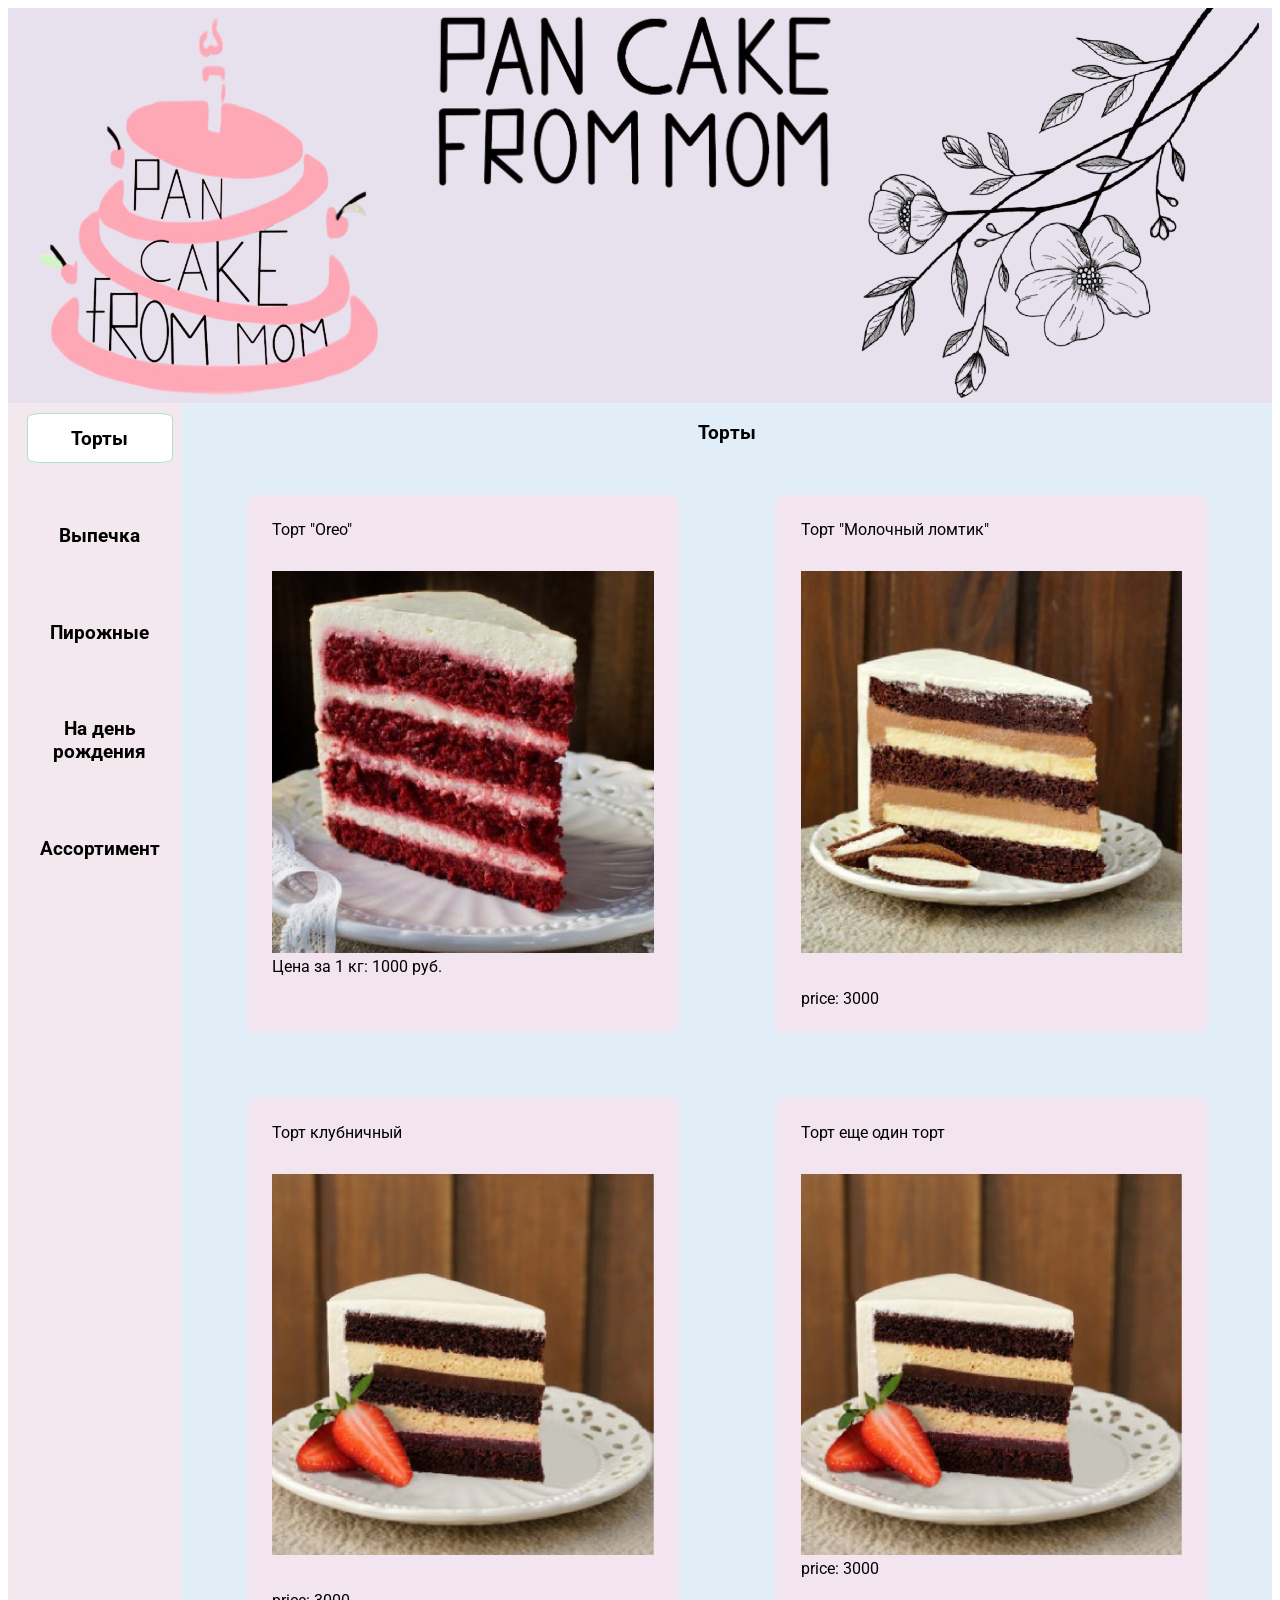
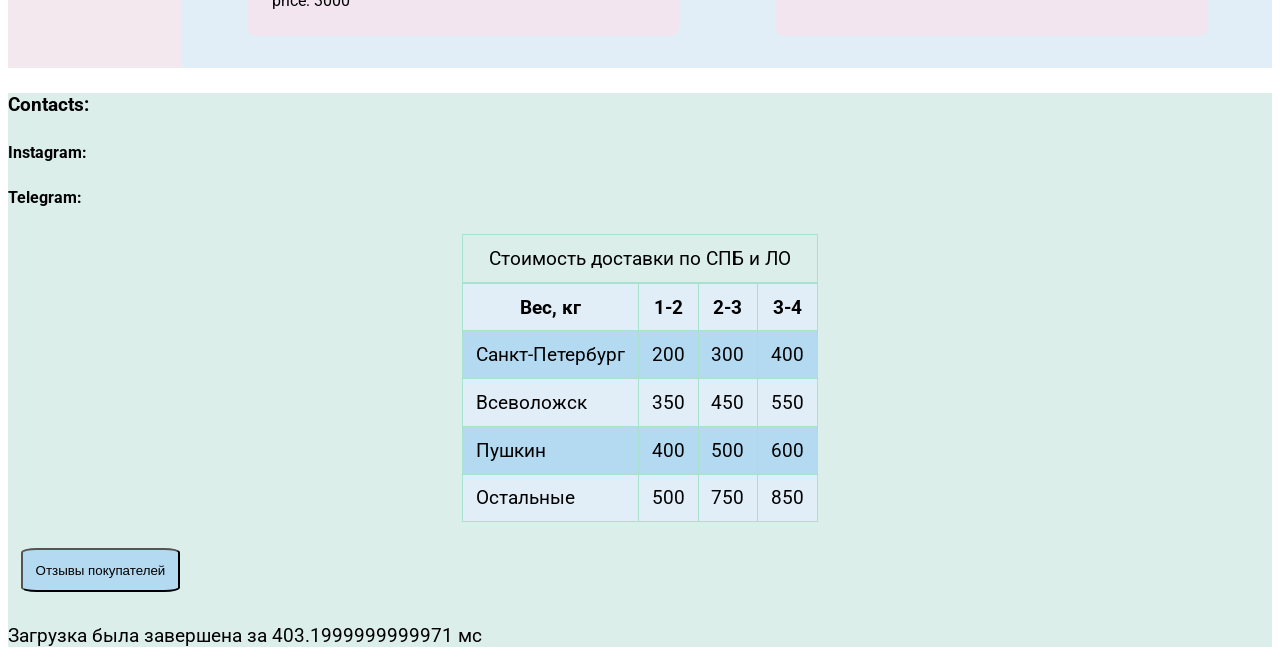
<file: Pancakes/src/main/resources/frontend/index.html>
<!doctype html>
<html lang="ru">
<head>
    <meta charset="UTF-8">
    <title>Cakes</title>
    <link rel="icon" href="images/logo.svg" type="image/svg">
    <link rel="stylesheet" type="text/css" href="styles.css">
    <link rel="preconnect" href="https://fonts.googleapis.com">
    <link rel="preconnect" href="https://fonts.gstatic.com" crossorigin>
    <link href="https://fonts.googleapis.com/css2?family=Lato:wght@100;400&family=Montserrat:wght@100&family=Roboto:wght@100;300;400;500;700;900&display=swap" rel="stylesheet">
    <link rel="preconnect" href="https://fonts.googleapis.com">
    <link rel="preconnect" href="https://fonts.gstatic.com" crossorigin>
    <script src="scripts/loadTimeScript.js"></script>
    <meta name="viewport" content="width=device-width, initial-scale=1" />
</head>
<body>
    <header>
        <img class="cakeLogo" src="images/logo.svg">
        <img class="name" src="images/name.svg">
        <img class="flower" src="images/flow.svg">

    </header>

    <main>
        <nav>
            <a href="index.html">Торты</a>
            <a href = "bakery.html">Выпечка</a>
            <a href = "pancakes.html">Пирожные</a>
            <a href = "birthday.html">На день рождения</a>
            <a href = "assortment.html">Ассортимент</a>
        </nav>
        <script src="scripts/navigationBehavior.js"></script>
        <div class="content">
            <h3>Торты</h3>
            <div class = "items">
                <div class = "item">
                    <span>Торт "Oreo"</span>
                    <p></p>
                    <div class="wrapper">
                        <img id="red-velvet" src="images/red-velvet.svg" alt="red-violet">
                    </div>


                    <span>Цена за 1 кг: 1000 руб.</span>
                </div>

                <div class = "item">
                    <span>Торт "Молочный ломтик"</span>
                    <p></p>
                    <div class="wrapper">
                        <img id="milk-slice" src="images/milk-slice.svg" alt="milk-slice">
                    </div>
                    <p></p>

                    <span>price: 3000</span>
                </div>

                <div class = "item">
                    <span>Торт клубничный</span>
                    <p></p>
                    <div class = "wrapper">
                        <img id="strawberry" src="images/strawberry.svg" alt="strawberry">
                    </div>
                    <p></p>

                    <span>price: 3000</span>
                </div>

                <div class = "item">
                    <span>Торт еще один торт</span>
                    <p></p>
                    <div class = "wrapper">
                        <img id="strawberry1" src="images/strawberry.svg" alt="strawberry">
                    </div>


                    <span>price: 3000</span>
                </div>
            </div>
        </div>

    </main>

    <footer>
        <h4>Contacts: </h4>
        <h5>Instagram: </h5>
        <h5>Telegram: </h5>
        <table>
            <caption>
                Стоимость доставки по СПБ и ЛО
            </caption>

            <tr>
                <th>Вес, кг</th>
                <th>1-2</th>
                <th>2-3</th>
                <th>3-4</th>
            </tr>
            <tr>
                <td>Санкт-Петербург</td>
                <td>200</td>
                <td>300</td>
                <td>400</td>
            </tr>
            <tr>
                <td>Всеволожск</td>
                <td>350</td>
                <td>450</td>
                <td>550</td>
            </tr>
            <tr>
                <td class="push">Пушкин</td>
                <td>400</td>
                <td>500</td>
                <td>600</td>
            </tr>
            <tr>
                <td>Остальные</td>
                <td>500</td>
                <td>750</td>
                <td>850</td>

            </tr>
        </table>
        <div class="reviews">
            <span class="loader"></span>
            <button class="footerReviews" onclick="buttonClicked(this)">Отзывы покупателей</button>
            <script src="scripts/download.js"></script>
        </div>
    </footer>
</body>
</html>
</file>
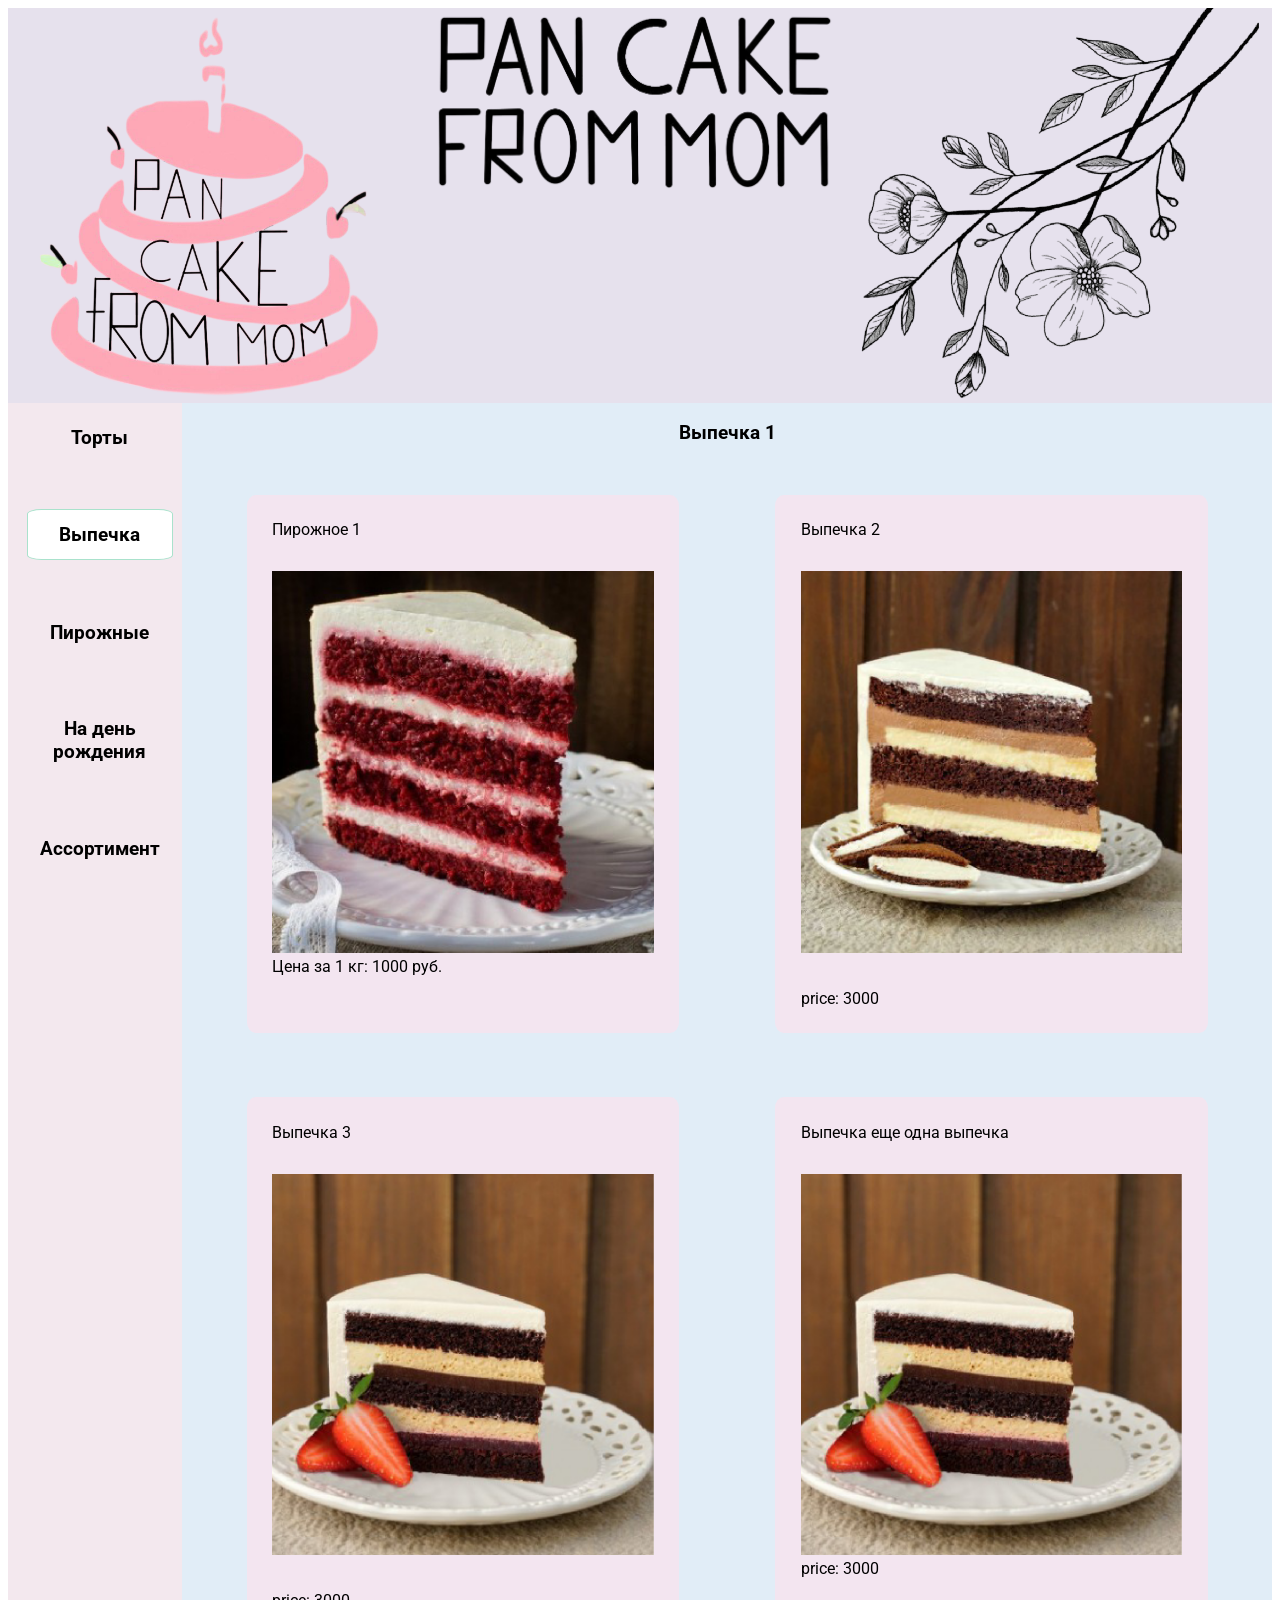
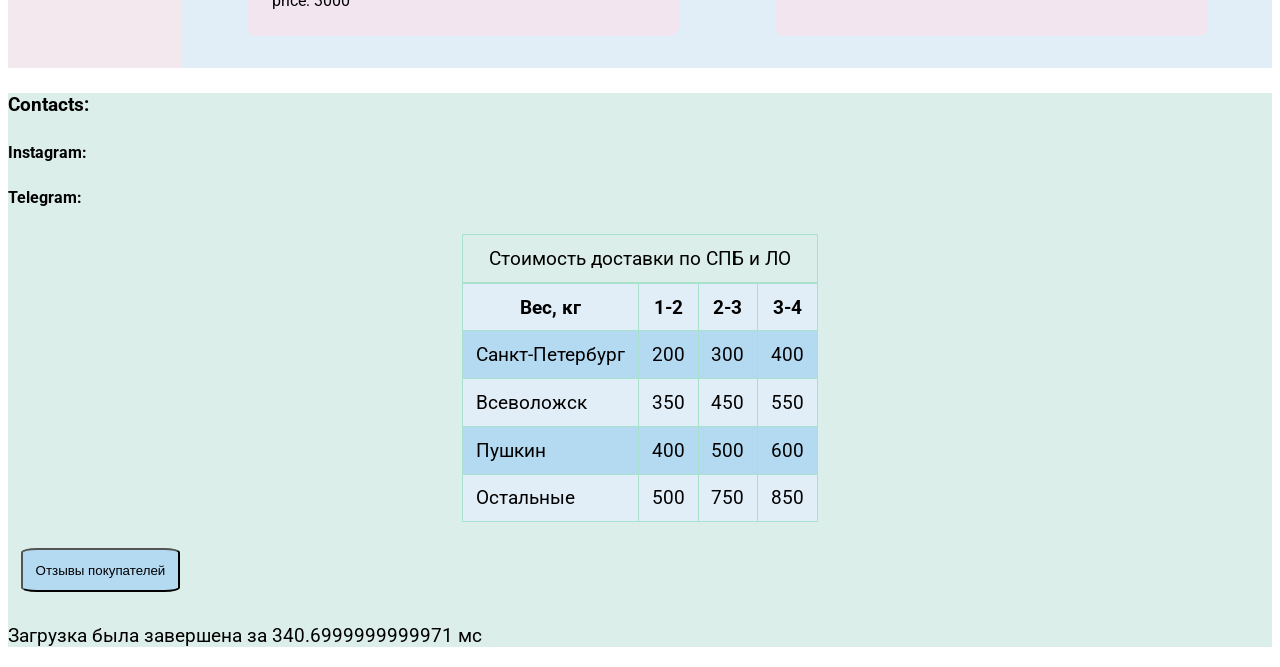
<file: Pancakes/src/main/resources/frontend/bakery.html>
<!doctype html>
<html lang="ru">
<head>
    <meta charset="UTF-8">
    <title>Cakes</title>
    <link rel="icon" href="images/logo.svg" type="image/svg">
    <link rel="stylesheet" type="text/css" href="styles.css">
    <link rel="preconnect" href="https://fonts.googleapis.com">
    <link rel="preconnect" href="https://fonts.gstatic.com" crossorigin>
    <link href="https://fonts.googleapis.com/css2?family=Lato:wght@100;400&family=Montserrat:wght@100&family=Roboto:wght@100;300;400;500;700;900&display=swap" rel="stylesheet">
    <link rel="preconnect" href="https://fonts.googleapis.com">
    <link rel="preconnect" href="https://fonts.gstatic.com" crossorigin>
    <script src="scripts/loadTimeScript.js"></script>
</head>
<body>
    <header>
        <img class="cakeLogo" src="images/logo.svg">
        <img class="name" src="images/name.svg">
        <img class="flower" src="images/flow.svg">
    </header>

    <main>
        <nav>
            <a href="index.html">Торты</a>
            <a href = "bakery.html">Выпечка</a>
            <a href = "pancakes.html">Пирожные</a>
            <a href = "birthday.html">На день рождения</a>
            <a href = "assortment.html">Ассортимент</a>
        </nav>
        <script src="scripts/navigationBehavior.js"></script>
        <div class="content">
            <h3>Выпечка 1</h3>
            <div class = "items">
                <div class = "item">
                    <span>Пирожное 1</span>
                    <p></p>
                    <div class="wrapper">
                        <img id="red-velvet" src="images/red-velvet.svg" alt="red-violet">
                    </div>


                    <span>Цена за 1 кг: 1000 руб.</span>
                </div>

                <div class = "item">
                    <span>Выпечка 2</span>
                    <p></p>
                    <div class="wrapper">
                        <img id="milk-slice" src="images/milk-slice.svg" alt="milk-slice">
                    </div>
                    <p></p>

                    <span>price: 3000</span>
                </div>

                <div class = "item">
                    <span>Выпечка 3</span>
                    <p></p>
                    <div class = "wrapper">
                        <img id="strawberry" src="images/strawberry.svg" alt="strawberry">
                    </div>
                    <p></p>

                    <span>price: 3000</span>
                </div>

                <div class = "item">
                    <span>Выпечка еще одна выпечка</span>
                    <p></p>
                    <div class = "wrapper">
                        <img id="strawberry1" src="images/strawberry.svg" alt="strawberry">
                    </div>


                    <span>price: 3000</span>
                </div>
            </div>
        </div>

    </main>

    <footer>
        <h4>Contacts: </h4>
        <h5>Instagram: </h5>
        <h5>Telegram: </h5>
        <table>
            <caption>
                Стоимость доставки по СПБ и ЛО
            </caption>

            <tr>
                <th>Вес, кг</th>
                <th>1-2</th>
                <th>2-3</th>
                <th>3-4</th>
            </tr>
            <tr>
                <td>Санкт-Петербург</td>
                <td>200</td>
                <td>300</td>
                <td>400</td>
            </tr>
            <tr>
                <td>Всеволожск</td>
                <td>350</td>
                <td>450</td>
                <td>550</td>
            </tr>
            <tr>
                <td>Пушкин</td>
                <td>400</td>
                <td>500</td>
                <td>600</td>
            </tr>
            <tr>
                <td>Остальные</td>
                <td>500</td>
                <td>750</td>
                <td>850</td>

            </tr>
        </table>


        <div class="reviews">
            <span class="loader"></span>
            <button class="footerReviews" onclick="buttonClicked(this)">Отзывы покупателей</button>
            <script src="scripts/download.js"></script>
        </div>
    </footer>
</body>
</html>
</file>
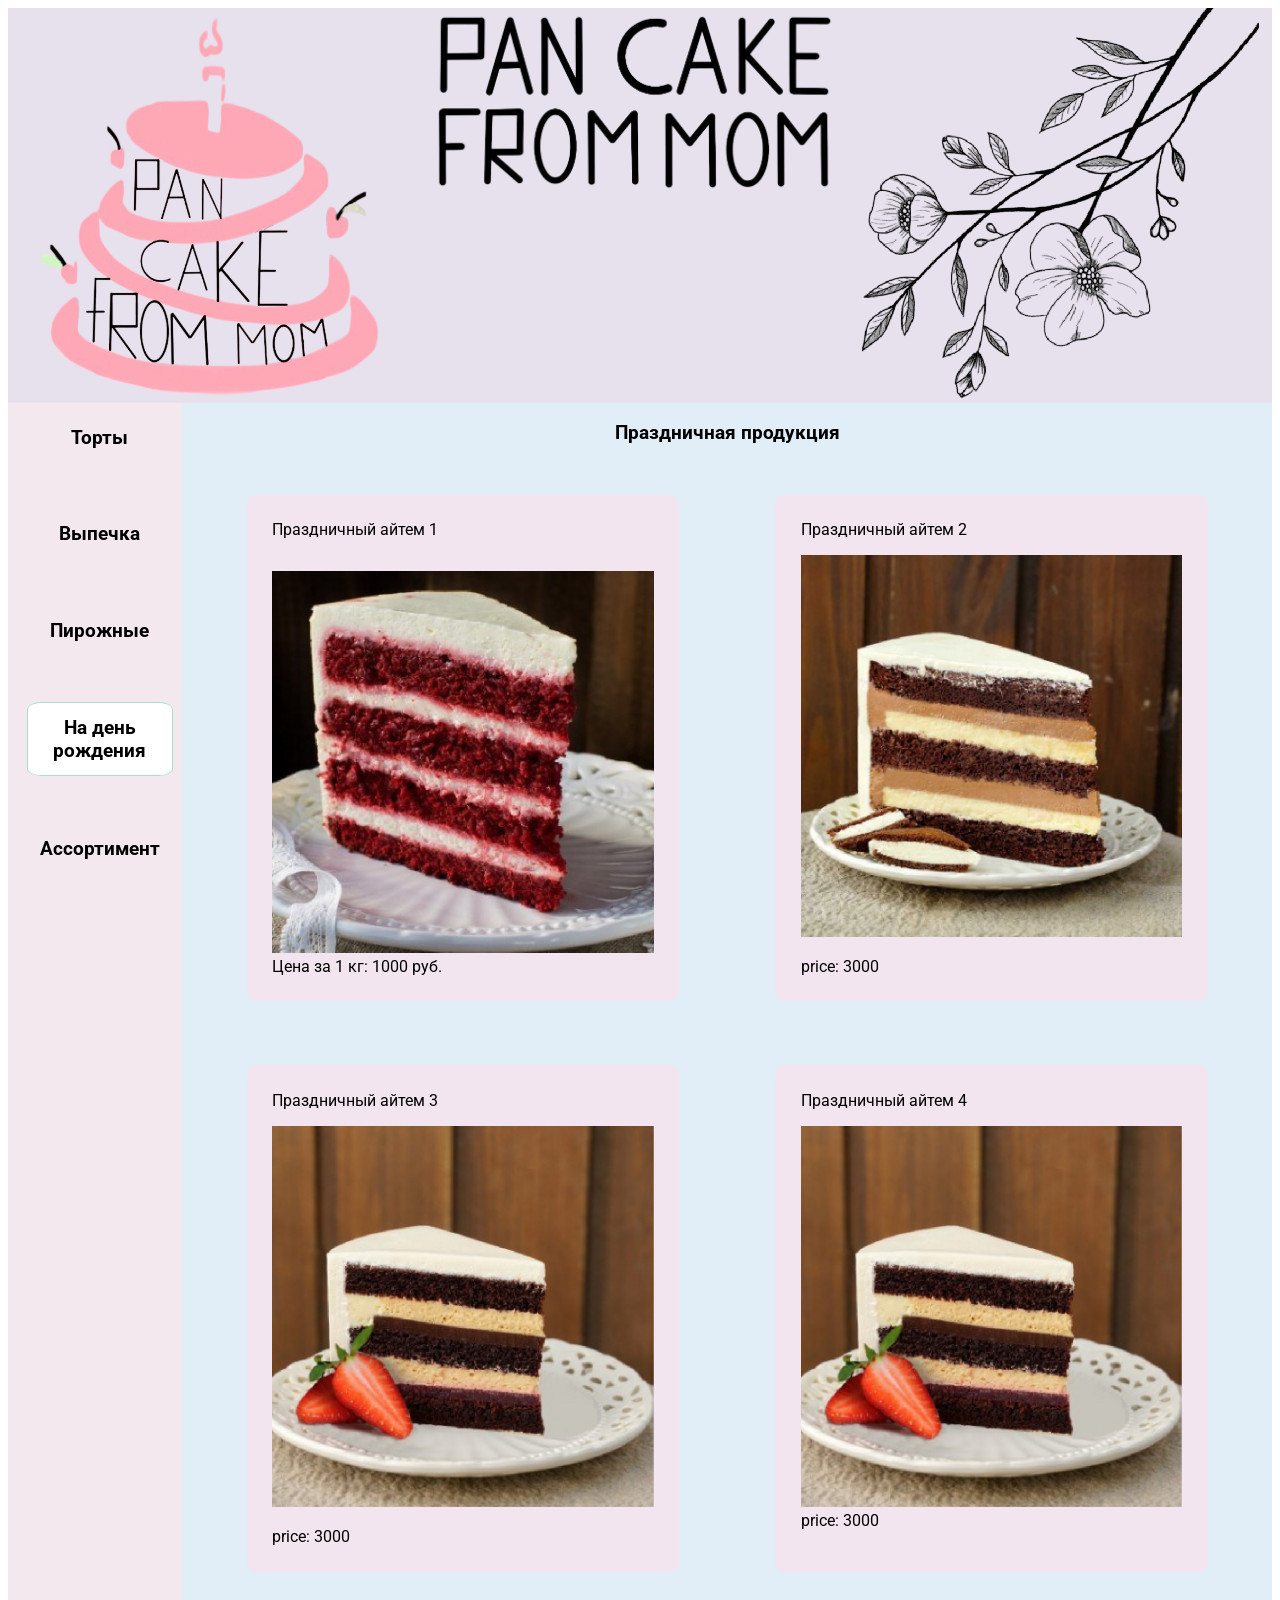
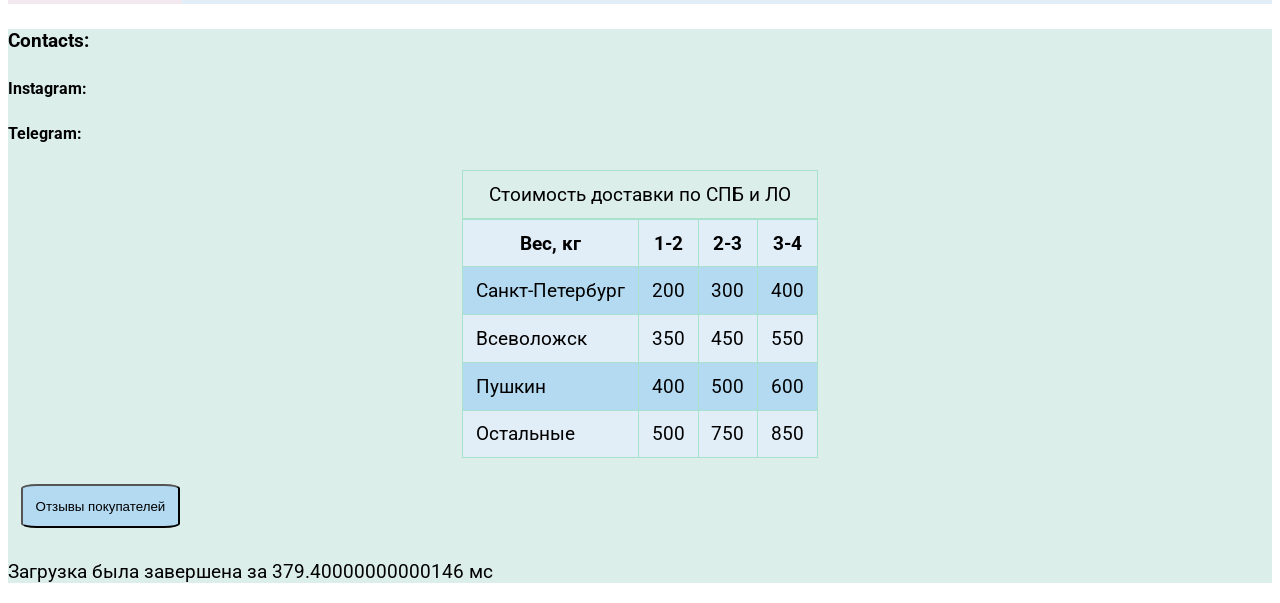
<file: Pancakes/src/main/resources/frontend/birthday.html>
<!doctype html>
<html lang="ru">
<head>
    <meta charset="UTF-8">
    <title>Cakes</title>
    <link rel="icon" href="images/logo.svg" type="image/svg">
    <link rel="stylesheet" type="text/css" href="styles.css">
    <link rel="preconnect" href="https://fonts.googleapis.com">
    <link rel="preconnect" href="https://fonts.gstatic.com" crossorigin>
    <link href="https://fonts.googleapis.com/css2?family=Lato:wght@100;400&family=Montserrat:wght@100&family=Roboto:wght@100;300;400;500;700;900&display=swap" rel="stylesheet">
    <link rel="preconnect" href="https://fonts.googleapis.com">
    <link rel="preconnect" href="https://fonts.gstatic.com" crossorigin>
    <script src="scripts/loadTimeScript.js"></script>
</head>
<body>
<header>
    <img class="cakeLogo" src="images/logo.svg">
    <img class="name" src="images/name.svg">
    <img class="flower" src="images/flow.svg">
</header>

<main>
    <nav>
        <a href="index.html">Торты</a>
        <a href = "bakery.html">Выпечка</a>
        <a href = "pancakes.html">Пирожные</a>
        <a href = "birthday.html">На день рождения</a>
        <a href = "assortment.html">Ассортимент</a>
    </nav>
    <script src="scripts/navigationBehavior.js"></script>
    <div class="content">
        <h3>Праздничная продукция</h3>
        <div class = "items">
            <div class = "item">
                <span>Праздничный айтем 1</span>
                <p></p>
                <div class="wrapper">
                    <img id="red-velvet" src="images/red-velvet.svg" alt="red-violet">
                </div>


                <span>Цена за 1 кг: 1000 руб.</span>
            </div>

            <div class = "item">
                <span>Праздничный айтем 2</</span>
                <p></p>
                <div class="wrapper">
                    <img id="milk-slice" src="images/milk-slice.svg" alt="milk-slice">
                </div>
                <p></p>

                <span>price: 3000</span>
            </div>

            <div class = "item">
                <span>Праздничный айтем 3</</span>
                <p></p>
                <div class = "wrapper">
                    <img id="strawberry" src="images/strawberry.svg" alt="strawberry">
                </div>
                <p></p>

                <span>price: 3000</span>
            </div>

            <div class = "item">
                <span>Праздничный айтем 4</</span>
                <p></p>
                <div class = "wrapper">
                    <img id="strawberry1" src="images/strawberry.svg" alt="strawberry">
                </div>


                <span>price: 3000</span>
            </div>
        </div>
    </div>

</main>

<footer>
    <h4>Contacts: </h4>
    <h5>Instagram: </h5>
    <h5>Telegram: </h5>
    <table>
        <caption>
            Стоимость доставки по СПБ и ЛО
        </caption>

        <tr>
            <th>Вес, кг</th>
            <th>1-2</th>
            <th>2-3</th>
            <th>3-4</th>
        </tr>
        <tr>
            <td>Санкт-Петербург</td>
            <td>200</td>
            <td>300</td>
            <td>400</td>
        </tr>
        <tr>
            <td>Всеволожск</td>
            <td>350</td>
            <td>450</td>
            <td>550</td>
        </tr>
        <tr>
            <td>Пушкин</td>
            <td>400</td>
            <td>500</td>
            <td>600</td>
        </tr>
        <tr>
            <td>Остальные</td>
            <td>500</td>
            <td>750</td>
            <td>850</td>

        </tr>
    </table>

    <div class="reviews">
        <span class="loader"></span>
        <button class="footerReviews" onclick="buttonClicked(this)">Отзывы покупателей</button>
        <script src="scripts/download.js"></script>
    </div>
</footer>

</body>
</html>
</file>
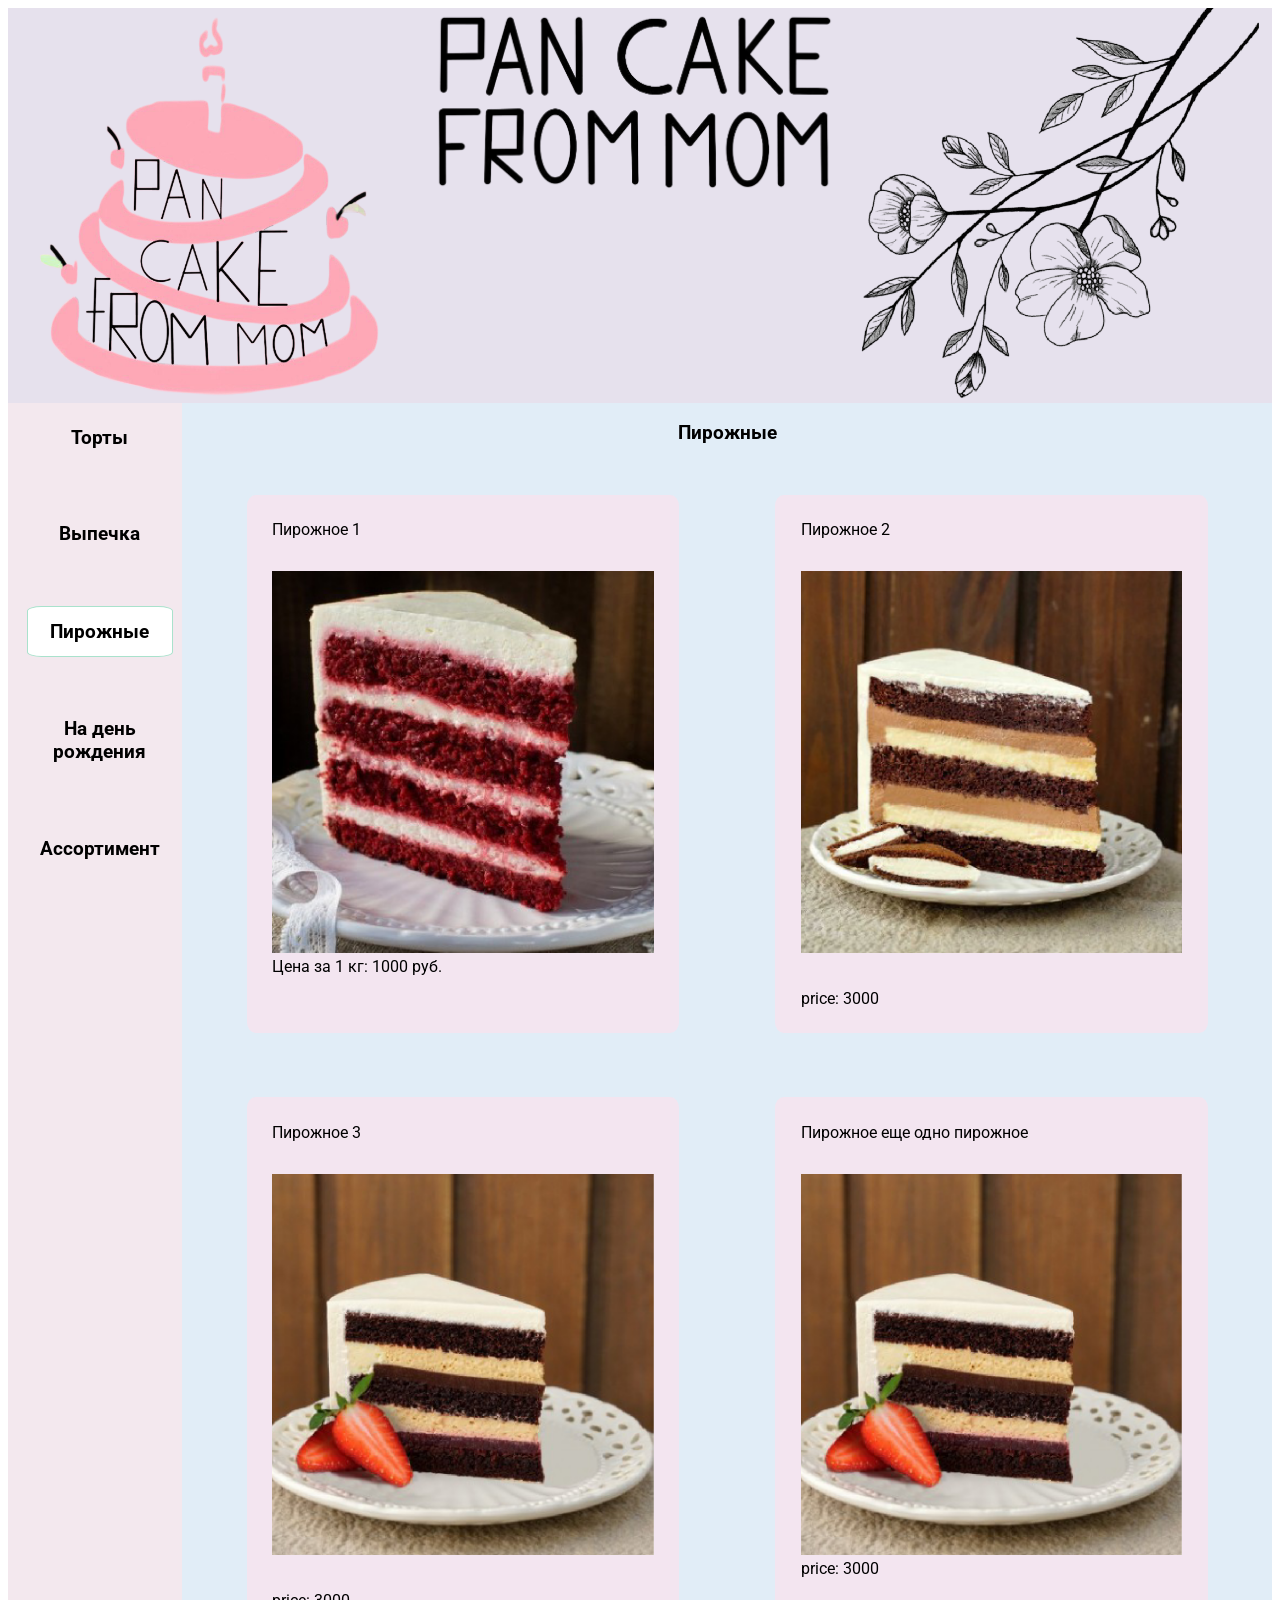
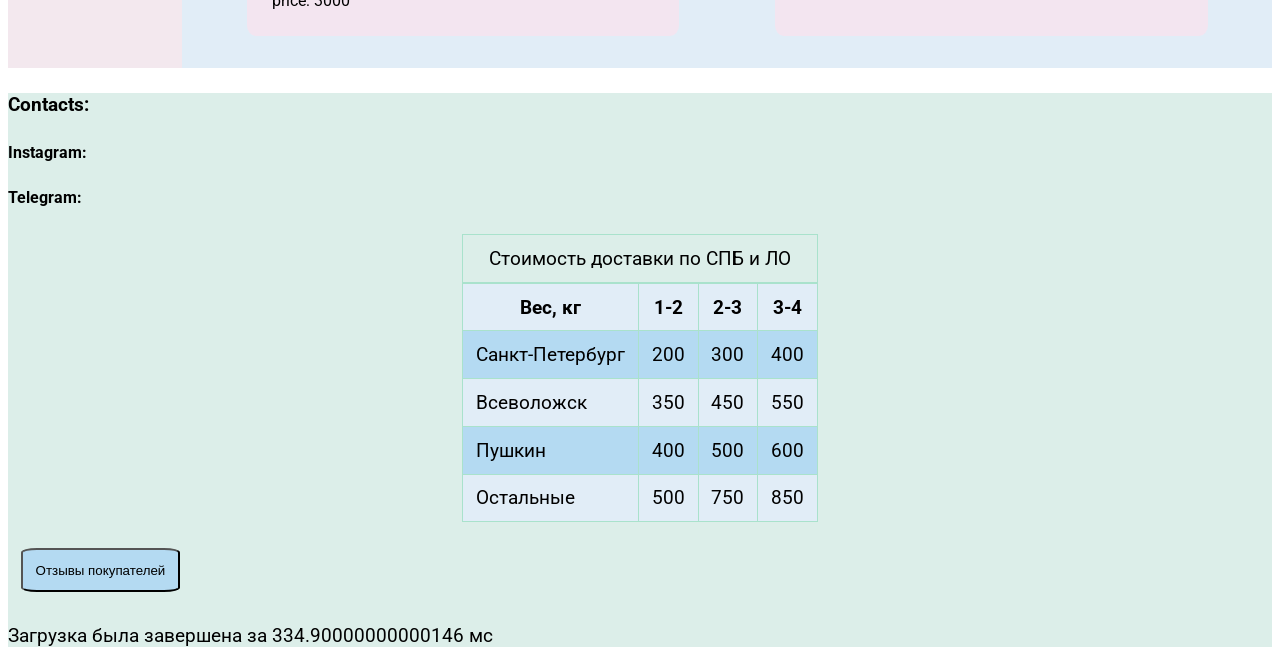
<file: Pancakes/src/main/resources/frontend/pancakes.html>
<!doctype html>
<html lang="ru">
<head>
    <meta charset="UTF-8">
    <title>Cakes</title>
    <link rel="icon" href="images/logo.svg" type="image/svg">
    <link rel="stylesheet" type="text/css" href="styles.css">
    <link rel="preconnect" href="https://fonts.googleapis.com">
    <link rel="preconnect" href="https://fonts.gstatic.com" crossorigin>
    <link href="https://fonts.googleapis.com/css2?family=Lato:wght@100;400&family=Montserrat:wght@100&family=Roboto:wght@100;300;400;500;700;900&display=swap" rel="stylesheet">
    <link rel="preconnect" href="https://fonts.googleapis.com">
    <link rel="preconnect" href="https://fonts.gstatic.com" crossorigin>
    <script src="scripts/loadTimeScript.js"></script>
</head>
<body>
<header>
    <img class="cakeLogo" src="images/logo.svg">
    <img class="name" src="images/name.svg">
    <img class="flower" src="images/flow.svg">
</header>

<main>
    <nav>
        <a href="index.html">Торты</a>
        <a href = "bakery.html">Выпечка</a>
        <a href = "pancakes.html">Пирожные</a>
        <a href = "birthday.html">На день рождения</a>
        <a href = "assortment.html">Ассортимент</a>
    </nav>
    <script src="scripts/navigationBehavior.js"></script>
    <div class="content">
        <h3>Пирожные</h3>
        <div class = "items">
            <div class = "item">
                <span>Пирожное 1</span>
                <p></p>
                <div class="wrapper">
                    <img id="red-velvet" src="images/red-velvet.svg" alt="red-violet">
                </div>


                <span>Цена за 1 кг: 1000 руб.</span>
            </div>

            <div class = "item">
                <span>Пирожное 2</span>
                <p></p>
                <div class="wrapper">
                    <img id="milk-slice" src="images/milk-slice.svg" alt="milk-slice">
                </div>
                <p></p>

                <span>price: 3000</span>
            </div>

            <div class = "item">
                <span>Пирожное 3</span>
                <p></p>
                <div class = "wrapper">
                    <img id="strawberry" src="images/strawberry.svg" alt="strawberry">
                </div>
                <p></p>

                <span>price: 3000</span>
            </div>

            <div class = "item">
                <span>Пирожное еще одно пирожное</span>
                <p></p>
                <div class = "wrapper">
                    <img id="strawberry1" src="images/strawberry.svg" alt="strawberry">
                </div>


                <span>price: 3000</span>
            </div>
        </div>
    </div>

</main>

<footer>
    <h4>Contacts: </h4>
    <h5>Instagram: </h5>
    <h5>Telegram: </h5>
    <table>
        <caption>
            Стоимость доставки по СПБ и ЛО
        </caption>

        <tr>
            <th>Вес, кг</th>
            <th>1-2</th>
            <th>2-3</th>
            <th>3-4</th>
        </tr>
        <tr>
            <td>Санкт-Петербург</td>
            <td>200</td>
            <td>300</td>
            <td>400</td>
        </tr>
        <tr>
            <td>Всеволожск</td>
            <td>350</td>
            <td>450</td>
            <td>550</td>
        </tr>
        <tr>
            <td>Пушкин</td>
            <td>400</td>
            <td>500</td>
            <td>600</td>
        </tr>
        <tr>
            <td>Остальные</td>
            <td>500</td>
            <td>750</td>
            <td>850</td>

        </tr>
    </table>

    <div class="reviews">
        <span class="loader"></span>
        <button class="footerReviews" onclick="buttonClicked(this)">Отзывы покупателей</button>
        <script src="scripts/download.js"></script>
    </div>
</footer>
</body>
</html>
</file>
<file: Pancakes/src/main/resources/frontend/styles.css>
a {
    font-family: Roboto;
    font-weight: bold;
    color: #000;
    text-decoration: none;
    padding: 1vw;
    text-align: center;
}
a:hover {
    background-color: #A9E2CC;
    border-radius: 10%;
    padding: 1vw;
    text-align: center;
}

.active {
    border: 1px solid #A9E2CC;
    background-color: #fff;
    font-weight: bold;
    border-radius: 10%;
    padding: 1vw;
}

/*.reviews {*/
/*    display: flex;*/
/*    flex-direction: column;*/
/*}*/

.footerReviews {

    padding: 1vw;
    margin: 1vw;
    background-color: #B4DAF2;
    border-radius: 10%;
}



.loader {
    display: none;
    width: 2vw;
    height: 2vw;
    border: 5px solid #FFF;
    border-bottom-color: #FF3D00;
    border-radius: 50%;
    /*display: inline-block;*/
    box-sizing: border-box;
    animation: rotation 1s linear infinite;
}

@keyframes rotation {
    0% {
        transform: rotate(0deg);
    }
    100% {
        transform: rotate(360deg);
    }
}




@media screen and (min-width: 700px) {
    main {
        background-color: #E1EDF7;
        display: flex;
        flex-direction: row;
    }
    .content {
        display: flex;
        flex-direction: column;
    }

    ul {

        list-style: none;
    }

    h3 {
        /*width: 100%;*/
        text-align: center;
        font-family: Roboto;
        /*background-color: black;*/
        justify-self: center;
        align-self: center;
    }

    header {
        background-color: #E6E1ED;
        display: flex;
        flex-direction: row;
    }
    .cakeLogo {
        width: 33%;
    }

    .name {
        width: 33%;
        align-self: self-start;
    }

    .flower {
        width: 33%;
    }

    .items {
        font-family: Roboto;
        display: flex;
        flex-direction: row;
        justify-content: space-evenly;
        flex-wrap: wrap;
    }

    img {
        width: 100%;
    }

    .wrapper {
        width: 100%;
    }


    .item {
        /*background-color: #000000;*/
        width: 35%;
        display: flex;
        flex-direction: column;
        border-radius: 2%;
        padding: 2vw;
        /*border: 10em bisque;*/
        margin: 2em;
        background-color: #f3e5f0;
    }


    nav {
        background-color: #F3E8EE;
        width: 20%;
        display: flex;
        flex-direction: column;
        font-size: large;
        font-weight: bold;
        justify-content: flex-start;


    }
    a {
        margin: 0.5em 0.5em 2em 1em;
        font-size: 1.5vw;
        /*width: 100%;*/
    }


    footer {
        background-color: #DCEEE9;
        font-family: Roboto;
        font-size: 1.5vw;
    }
}

@media screen and (min-width: 50px) and (max-width: 699px) {
    main {
        background-color: #E1EDF7;
        display: flex;
        flex-direction: row;
    }

    header {
        background-color: #E6E1ED;
        flex-direction: row;
    }
    .cakeLogo {
        position: fixed;
        visibility: hidden;
        width: 33%;
    }

    .name {
        width: 33%;
        /*align-self: self-start;*/
        display: block;
        margin-left: auto;
        margin-right: auto;
    }

    .flower {
        width: 33%;
        position: absolute;
        visibility: hidden;
    }

    h3 {
        font-family: Roboto;
        /*position: absolute;*/
        width: 100%;
        text-align: center;
        font-size: 4vw;
    }

    .items {
        font-family: Roboto;
        display: flex;
        flex-direction: column;
        margin-left: 0.1vw;
        margin-right: 0.1vw;
    }

    img {
        width: 100%;
        border-radius: 2%;
    }
    .wrapper {
        width: 100%;
        /*padding: 1vw;*/
    }
    .item {
        background-color: #f3e5f0;
        border-radius: 2%;
        display: flex;
        flex-direction: column;
        margin: 1vw 10vw 2vw;
        padding: 2vw;
        font-size: 0.8em;
    }

    ul {
        font-family: sans-serif;
    }


    nav {
        background-color: #F3E8EE;
        width: 40%;
        display: flex;
        flex-direction: column;
        font-size: large;
        font-weight: bold;
        justify-content: flex-start;
    }

    a {
        margin: 0.5em 0.5em 2em 1em;
        font-size: 2.5vw;
        text-align: center;
        /*width: 100%;*/
    }


    footer {
        background-color: #DCEEE9;
        font-family: Roboto;
        font-size: 1.5vw;
    }
}


table {
    border-collapse: collapse;
    line-height: 1.1;
    font-family: Roboto;
    /*background:  radial-gradient(farthest-corner at 50% 50%, white, #DCECF8);*/
    /*color: #0C213B;*/
    margin: 1vw auto;
    /*border-weight: 2px;*/
    border: black;
}
th {
    border: 1px solid #A9E2CC;
    padding: 1vw;
}

td {
    border: 1px solid #A9E2CC;
    padding: 1vw;
}

caption {
    border: 1px solid #A9E2CC;
    padding: 1vw;
}

tr:nth-child(odd) {
    background-color: #E1EDF7;/* фон нечетных строк */
}

tr:nth-child(even) {
    background-color: #B4DAF2;/* фон четных строк */
}
</file>
